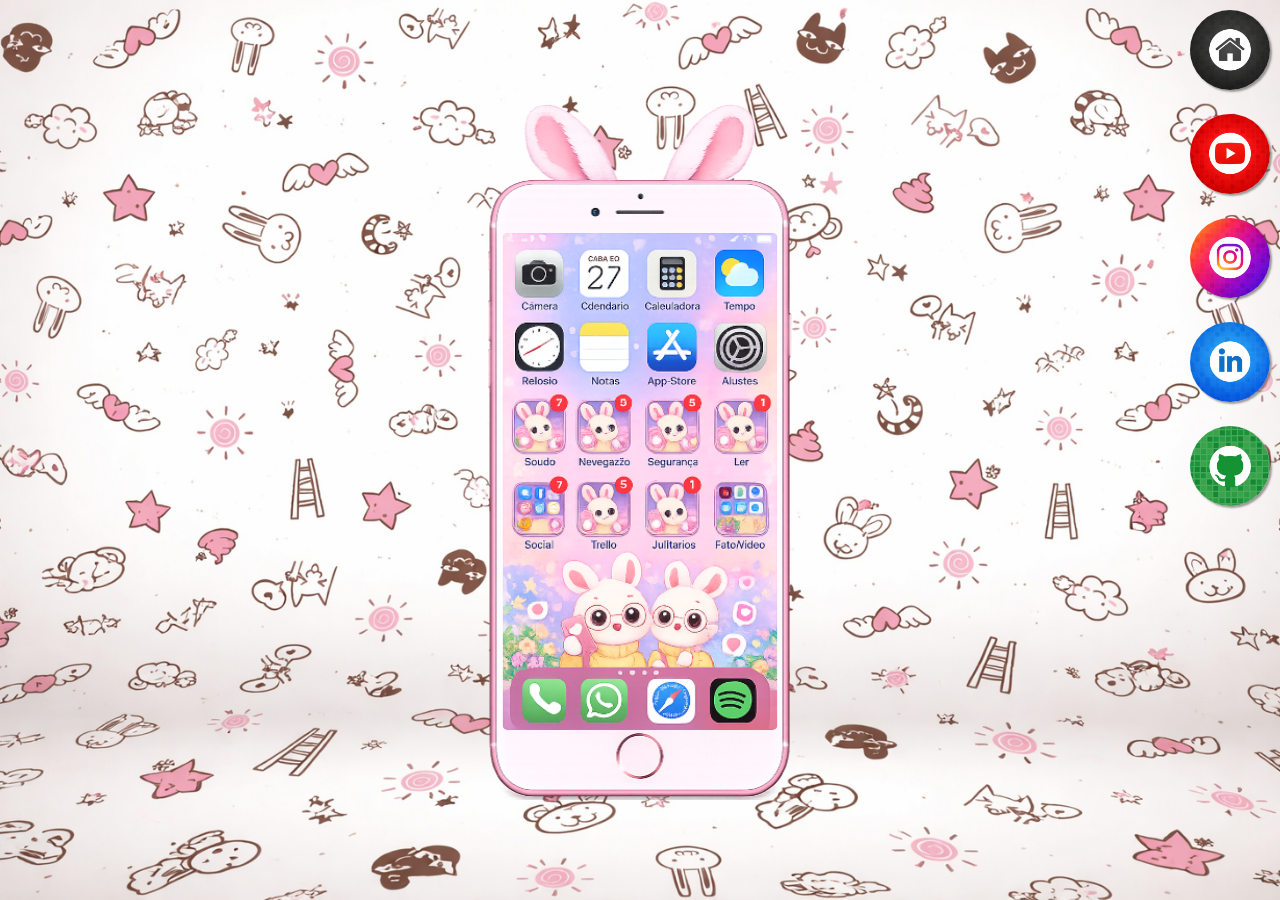
<file: index.html>
<!doctype html>
<html lang="pt-br">
  <head>
    <meta charset="UTF-8" />
    <meta name="viewport" content="width=device-width, initial-scale=1.0" />
    <link rel="shortcut icon" href="favicon.ico" type="image/x-icon" />
    <link rel="stylesheet" href="estilos/style.css" />
    <title>Projeto Coelho Social</title>
  </head>

  <body>
    <main>
      <section id="telefone">
        <iframe src="home.html" name="tela" id="tela" frameborder="0"></iframe>
      </section>

      <section id="redes-sociais">
        <a href="home.html" target="tela">
          <img src="imagens/logo-home.jpg" alt="Logo Home" />
        </a>
        <br />
        <a href="youtube.html" target="tela">
          <img src="imagens/logo-youtube.jpg" alt="Logo YouTube" />
        </a>
        <br />
        <a href="instagram.html" target="tela">
          <img src="imagens/logo-instagram.jpg" alt="Logo Instagram" />
        </a>
        <br />
        <a href="linkedin.html" target="tela">
          <img src="imagens/logo-linkedin.jpg" alt="Logo LinkedIn" />
        </a>
        <br />
        <a href="github.html" target="tela">
          <img src="imagens/logo-github.jpg" alt="Logo GitHub" />
        </a>
        <br />
      </section>
    </main>
  </body>
</html>
</file>
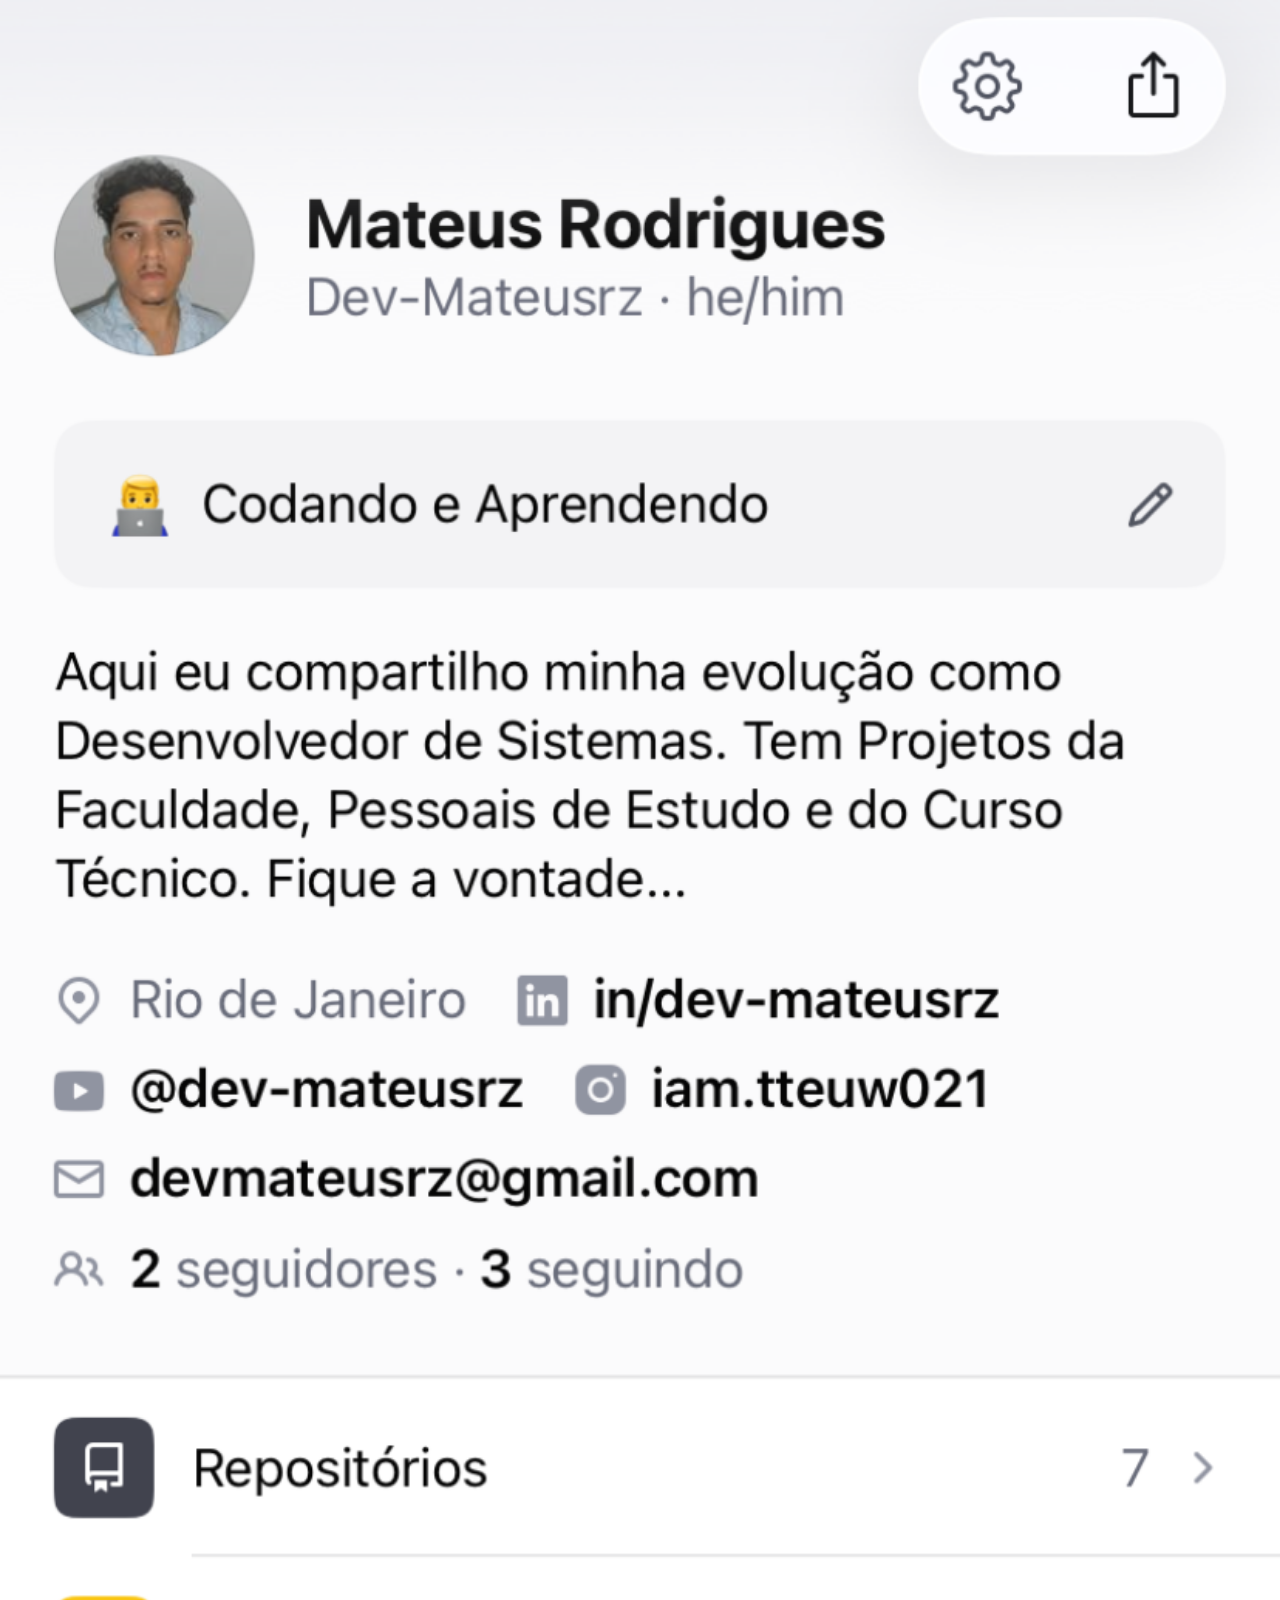
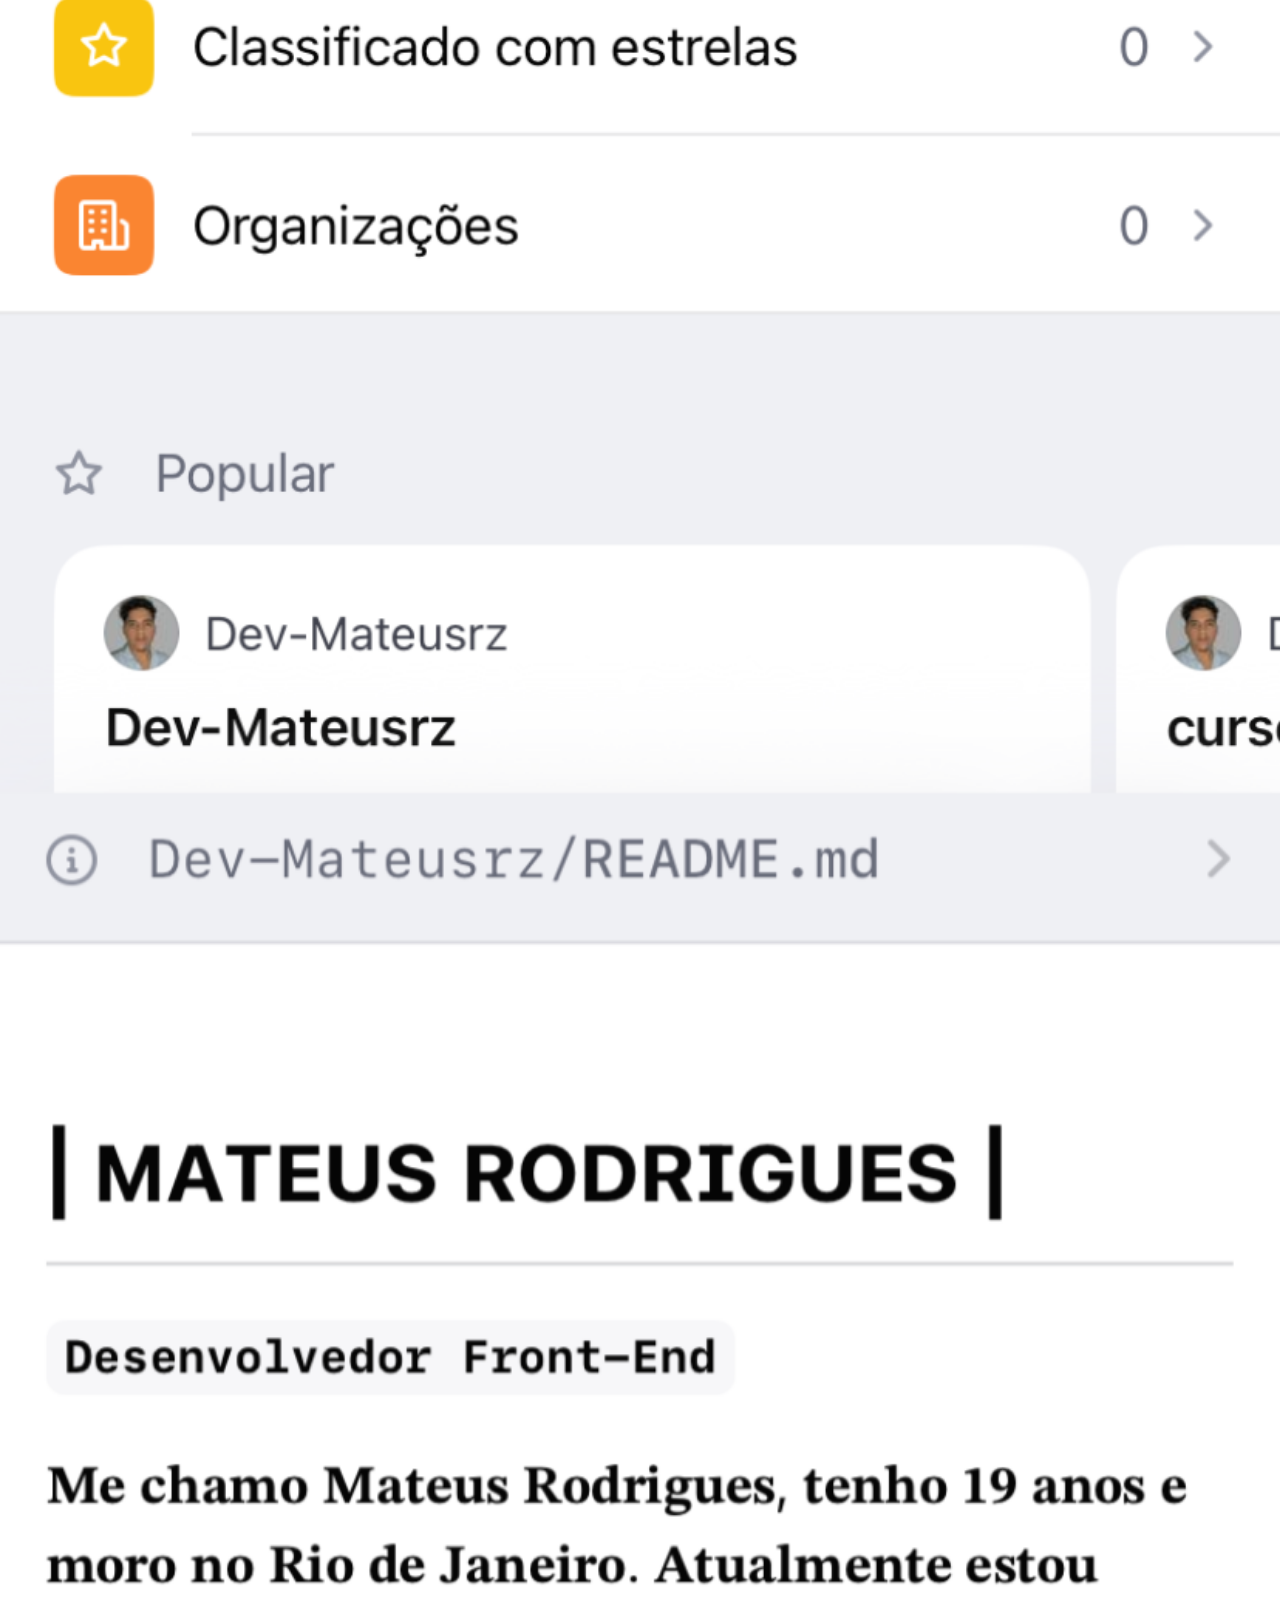
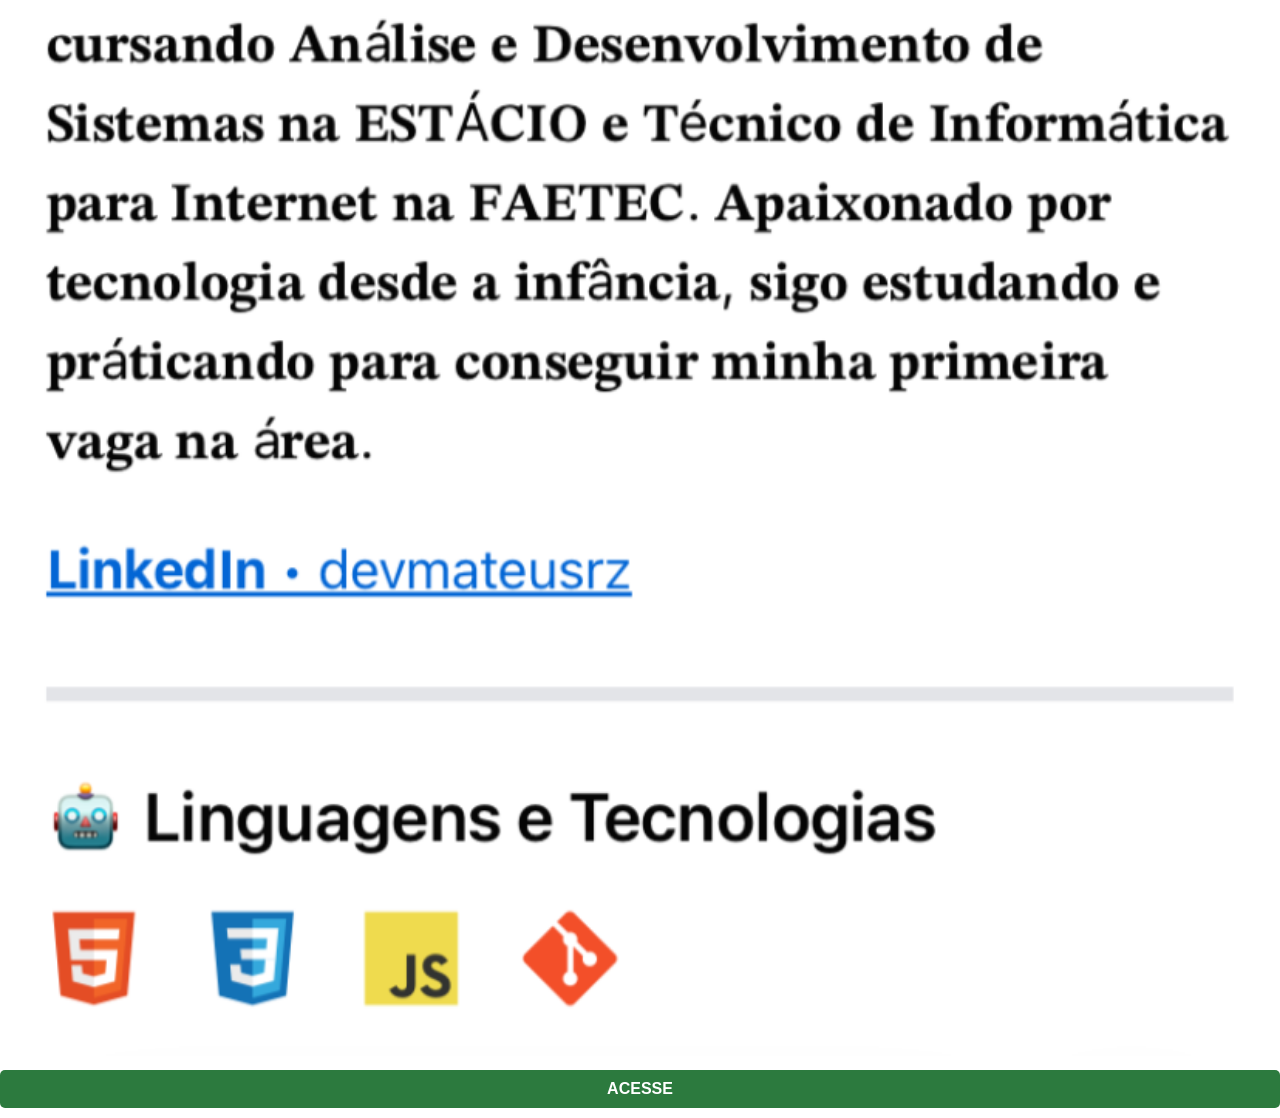
<file: github.html>
<!doctype html>
<html lang="pt-br">
  <head>
    <meta charset="UTF-8" />
    <meta name="viewport" content="width=device-width, initial-scale=1.0" />
    <link rel="stylesheet" href="estilos/social.css" />
    <title>GitHub</title>
    <style>
      a {
        background-color: #2c7a3e;
      }

      a:hover {
        background-color: #369e50;
      }
    </style>
  </head>
  <body>
    <img src="imagens/tela-github.png" alt="Perfil GitHub" />
    <a href="https://github.com/Dev-Mateusrz" target="_blank">ACESSE</a>
  </body>
</html>
</file>
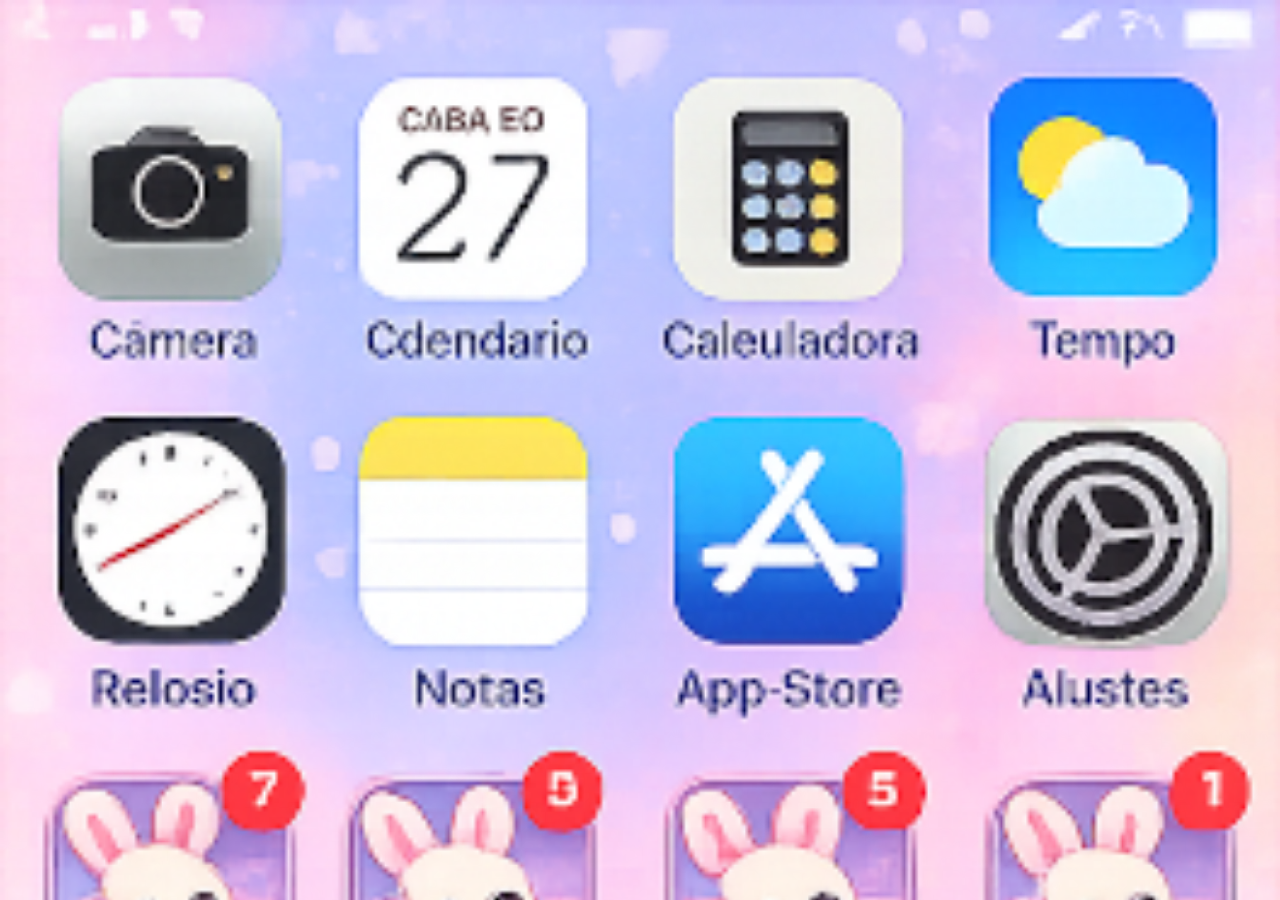
<file: home.html>
<!doctype html>
<html lang="pt-br">
  <head>
    <meta charset="UTF-8" />
    <meta name="viewport" content="width=device-width, initial-scale=1.0" />
    <title>Home</title>
    <style>
      * {
        margin: 0px;
        padding: 0px;
      }

      body {
        height: 100vh;
        width: 100vw;
        background: #fff3fb url('imagens/fundo-preto-celular.png') no-repeat top center;
        background-size: cover;
      }
    </style>
  </head>
  <body></body>
</html>
</file>
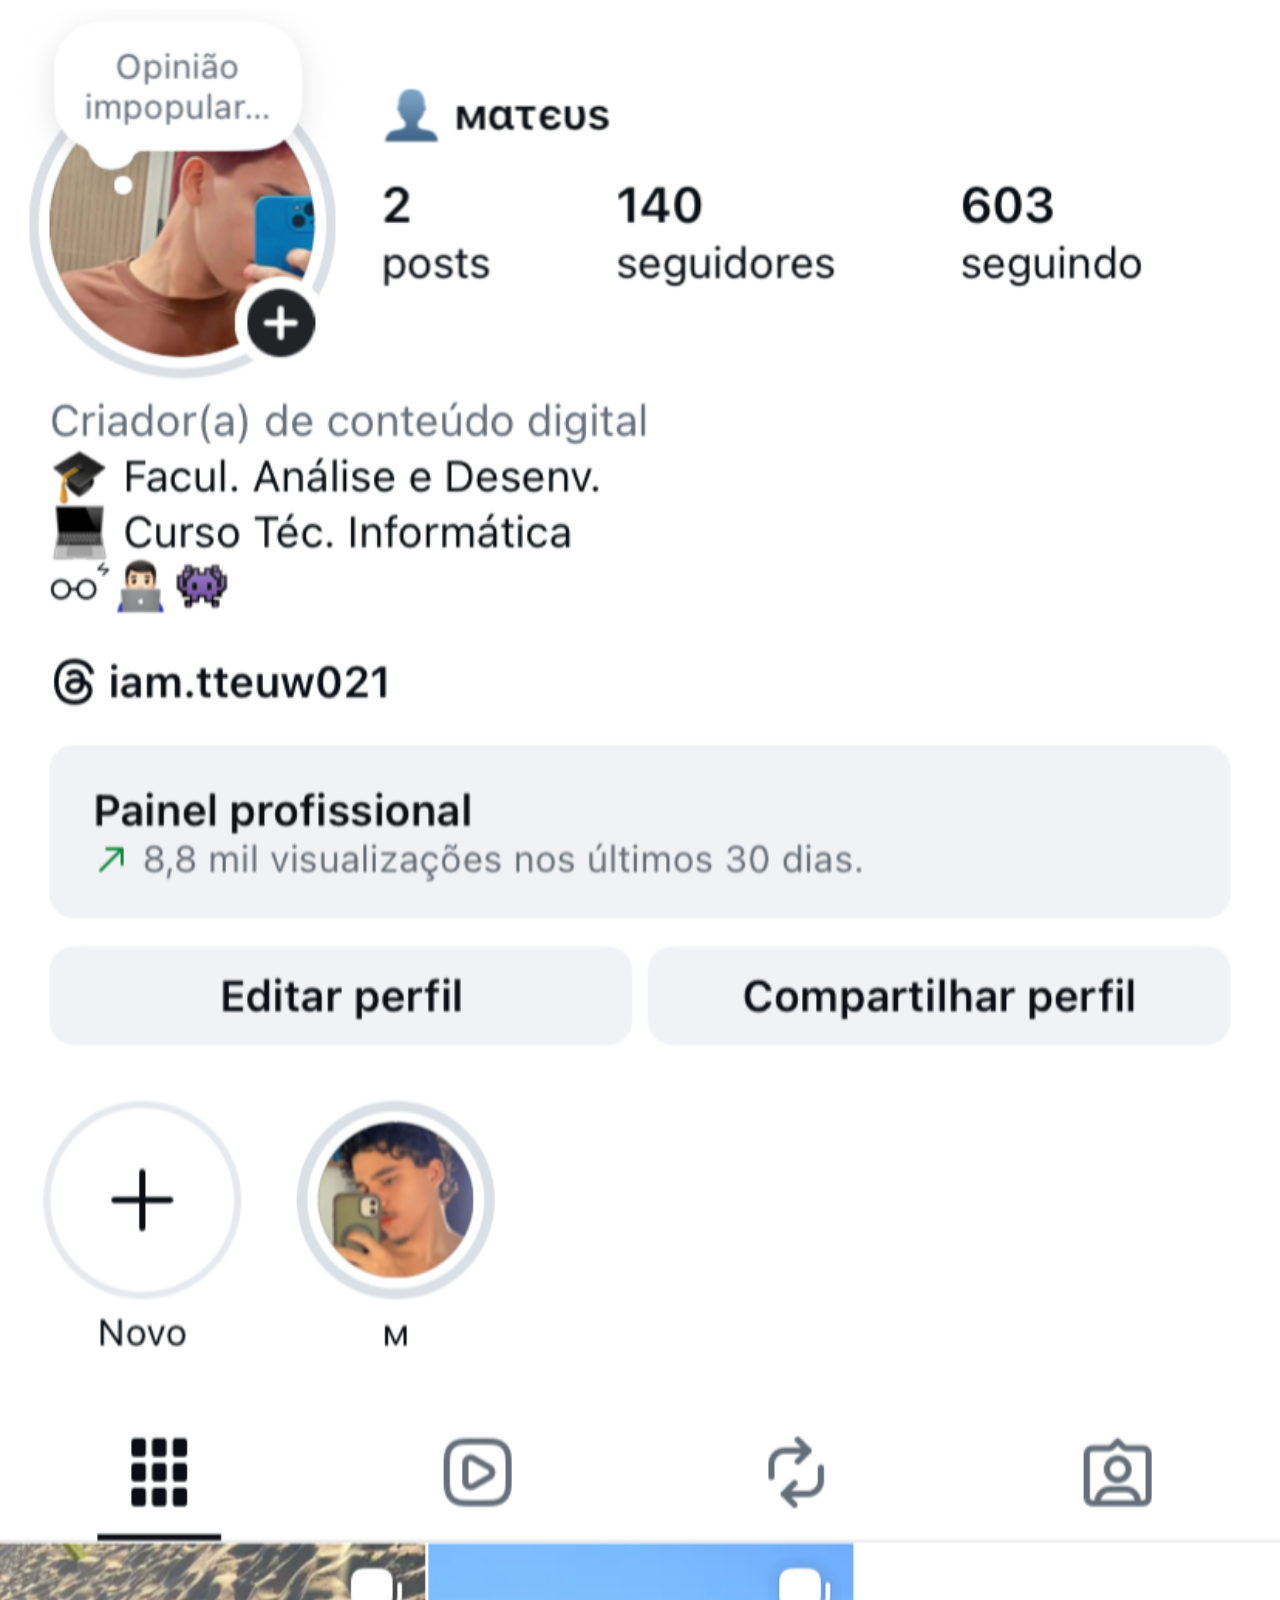
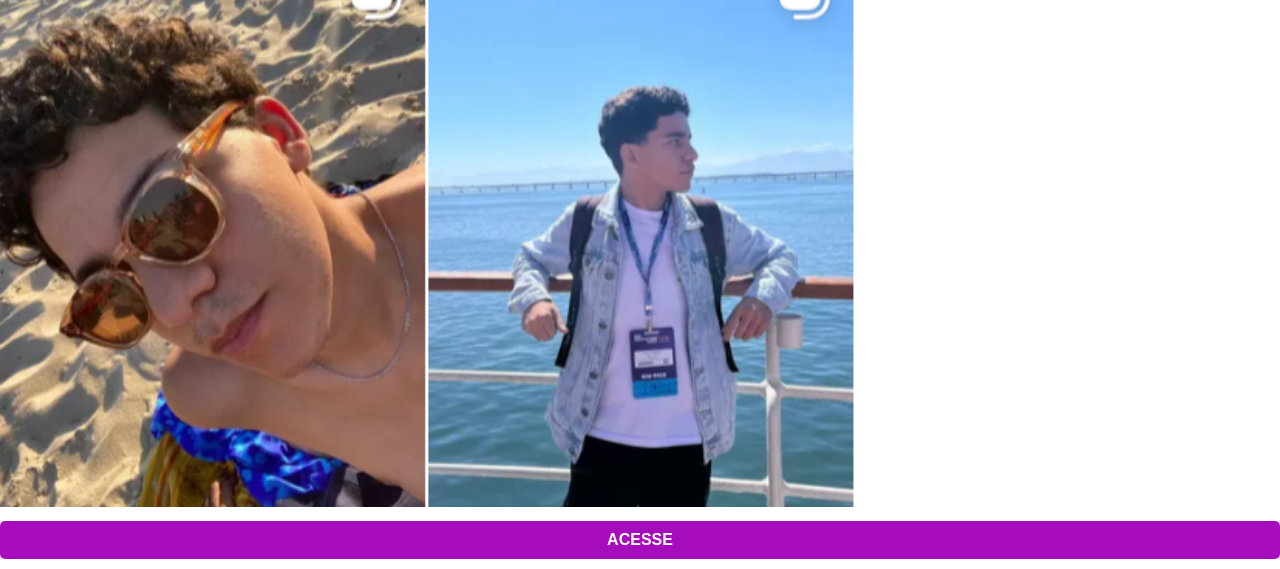
<file: instagram.html>
<!doctype html>
<html lang="pt-br">
  <head>
    <meta charset="UTF-8" />
    <meta name="viewport" content="width=device-width, initial-scale=1.0" />
    <link rel="stylesheet" href="estilos/social.css" />
    <title>Instagram</title>
    <style>
      a {
        background-color: #a60cbc;
      }

      a:hover {
        background-color: #d14ee5;
      }
    </style>
  </head>
  <body>
    <img src="imagens/tela-instagram.png" alt="Perfil Instagram" />
    <a href="https://www.instagram.com/iam.tteuw021/" target="_blank">ACESSE</a>
  </body>
</html>
</file>
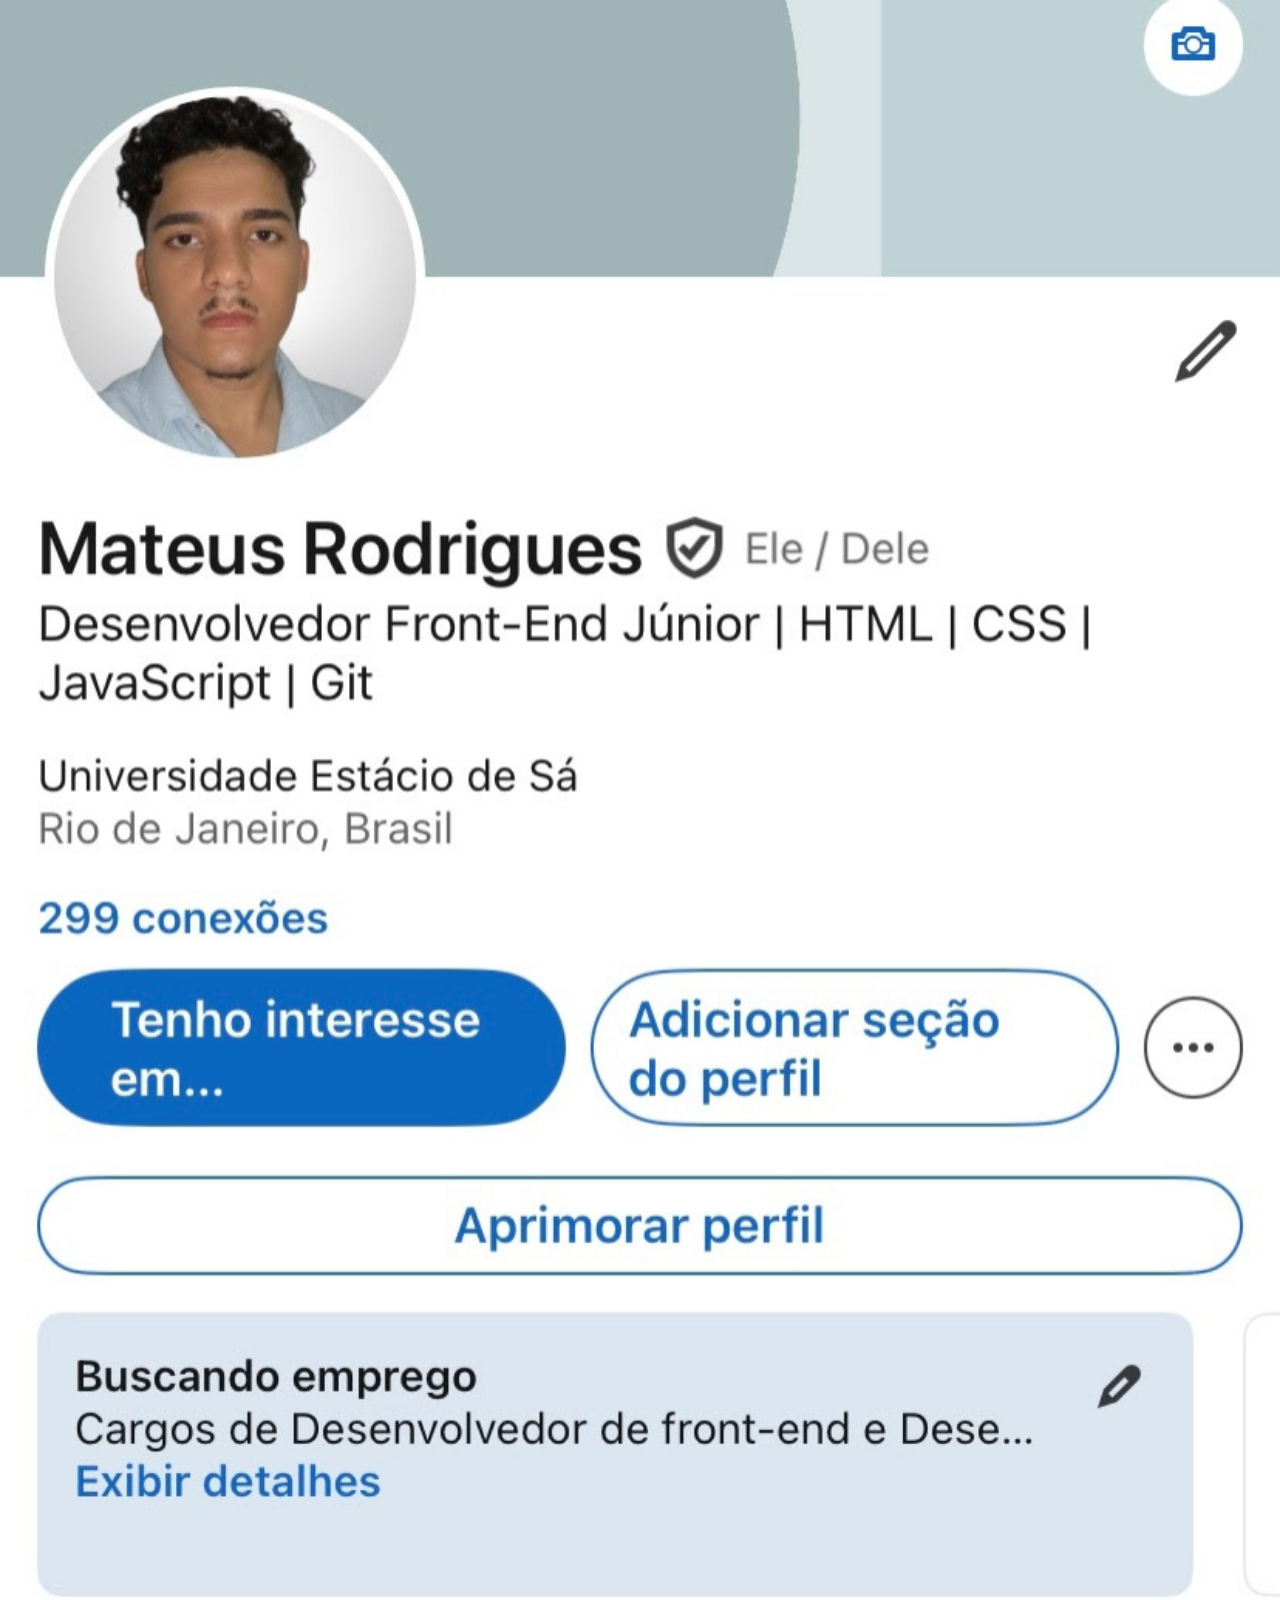
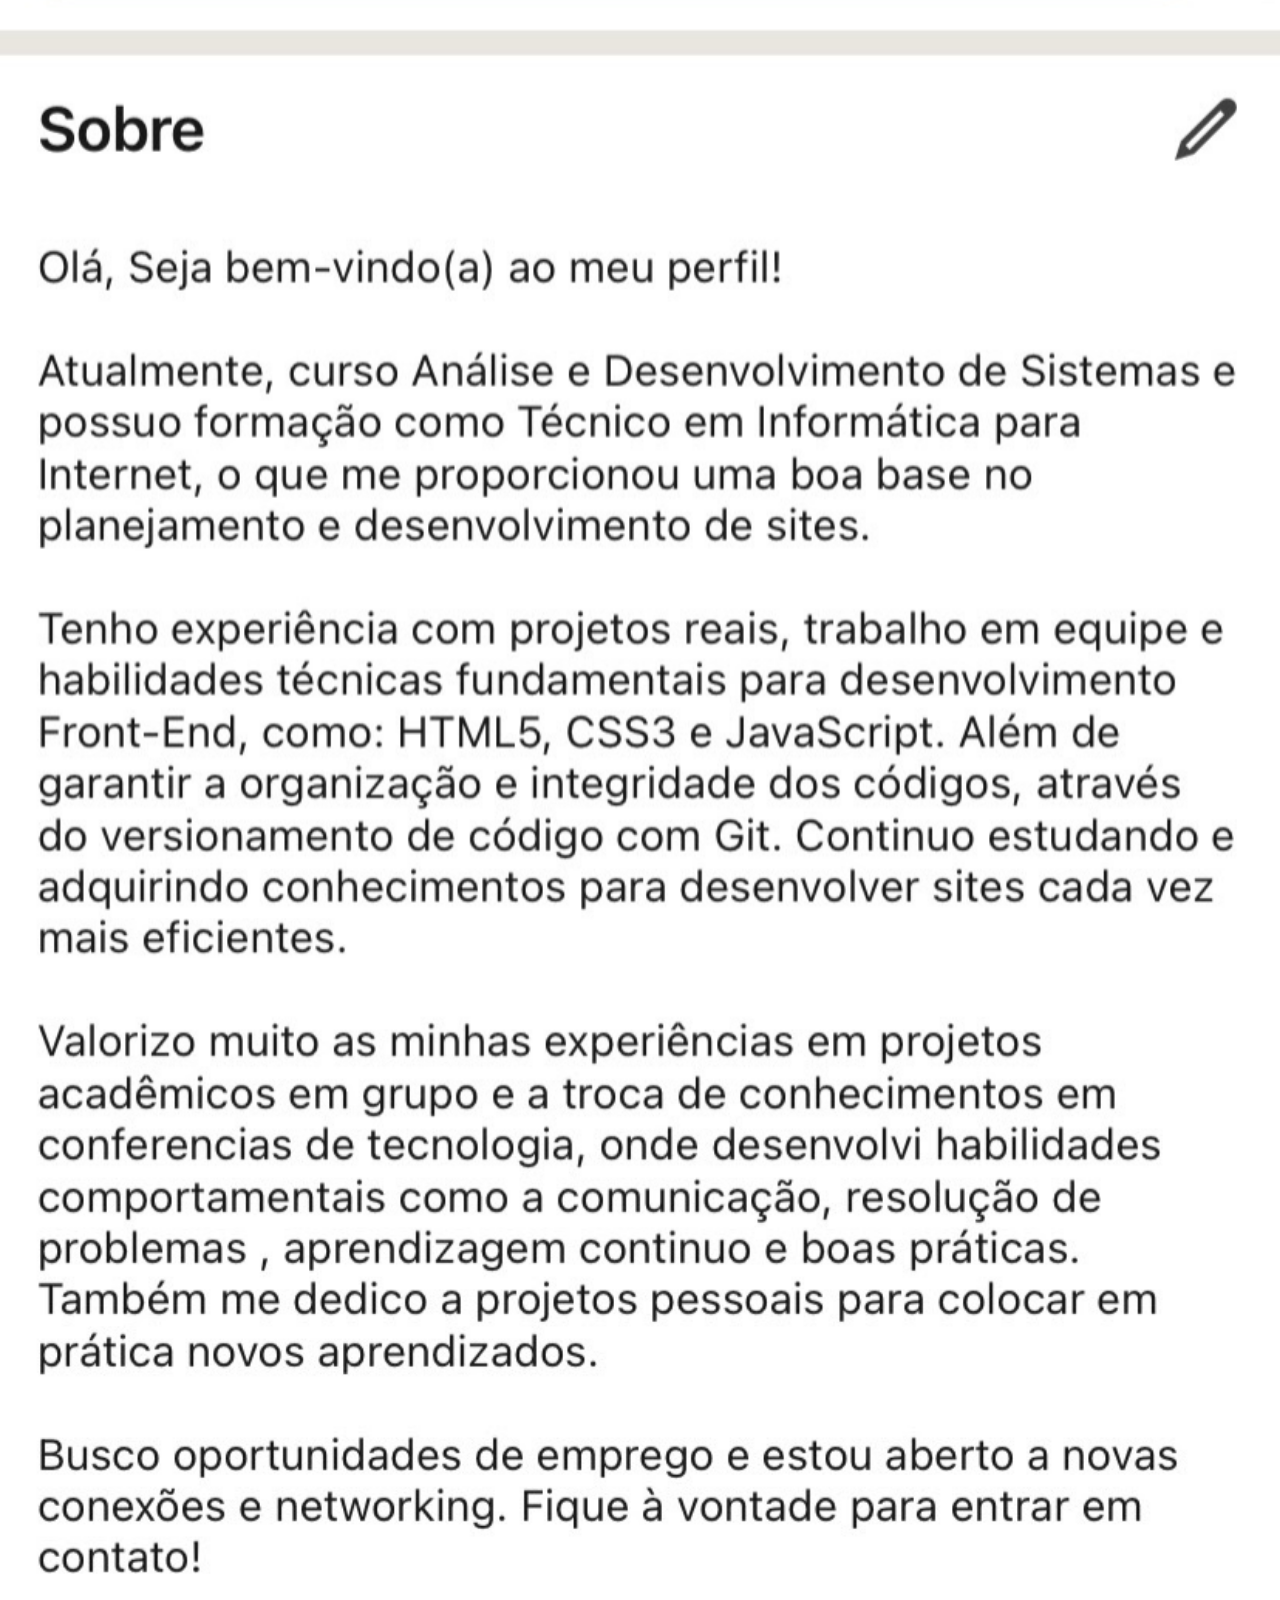
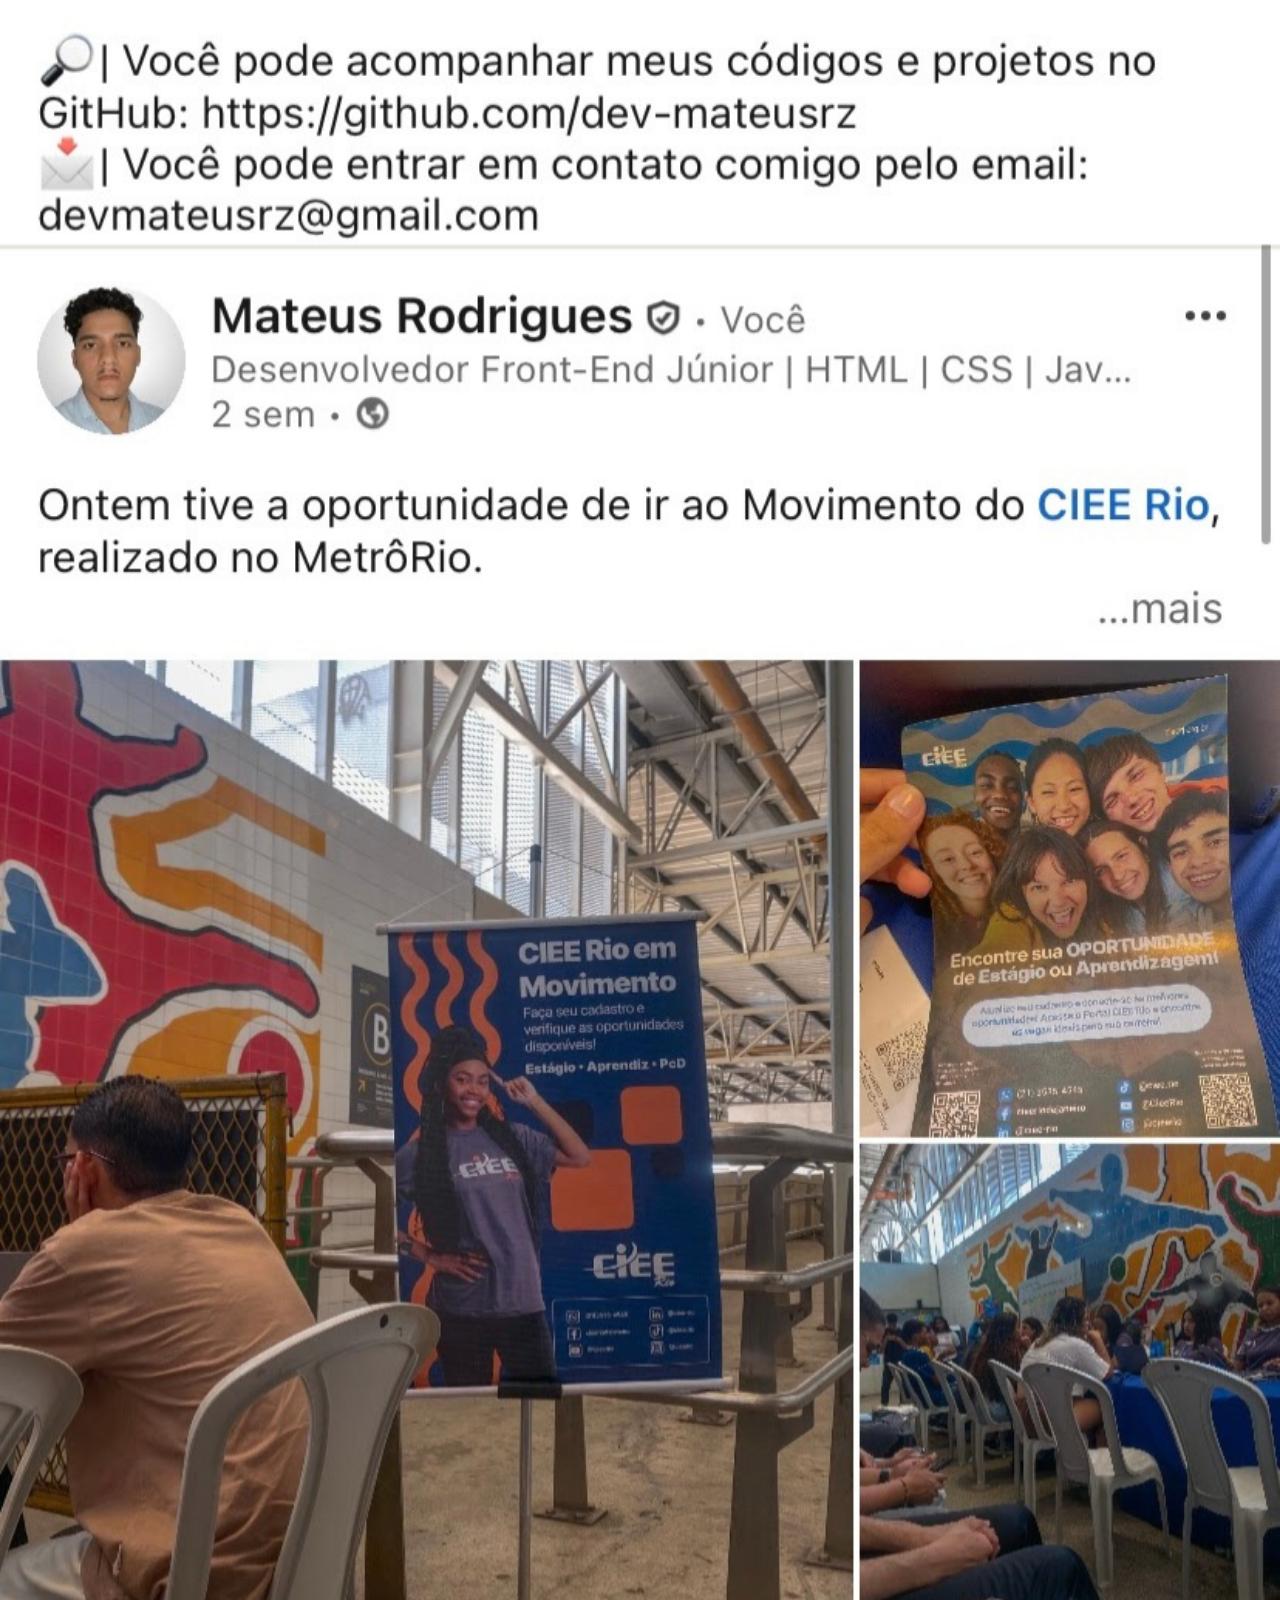
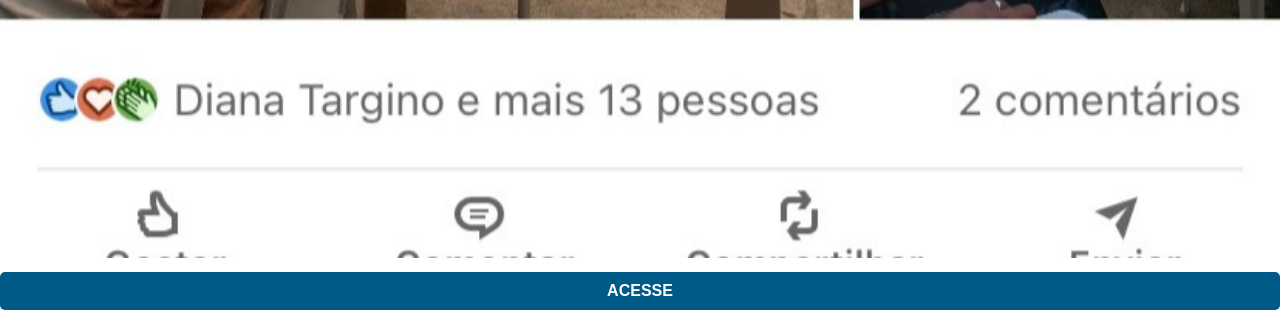
<file: linkedin.html>
<!doctype html>
<html lang="pt-br">
  <head>
    <meta charset="UTF-8" />
    <meta name="viewport" content="width=device-width, initial-scale=1.0" />
    <link rel="stylesheet" href="estilos/social.css" />
    <title>LinkedIn</title>
    <style>
      a {
        background-color: #005a87;
      }

      a:hover {
        background-color: #0077b5;
      }
    </style>
  </head>
  <body>
    <img src="imagens/tela-linkedin.png" alt="Perfil LinkedIn" />
    <a href="https://www.linkedin.com/in/dev-mateusrz" target="_blank">ACESSE</a>
  </body>
</html>
</file>
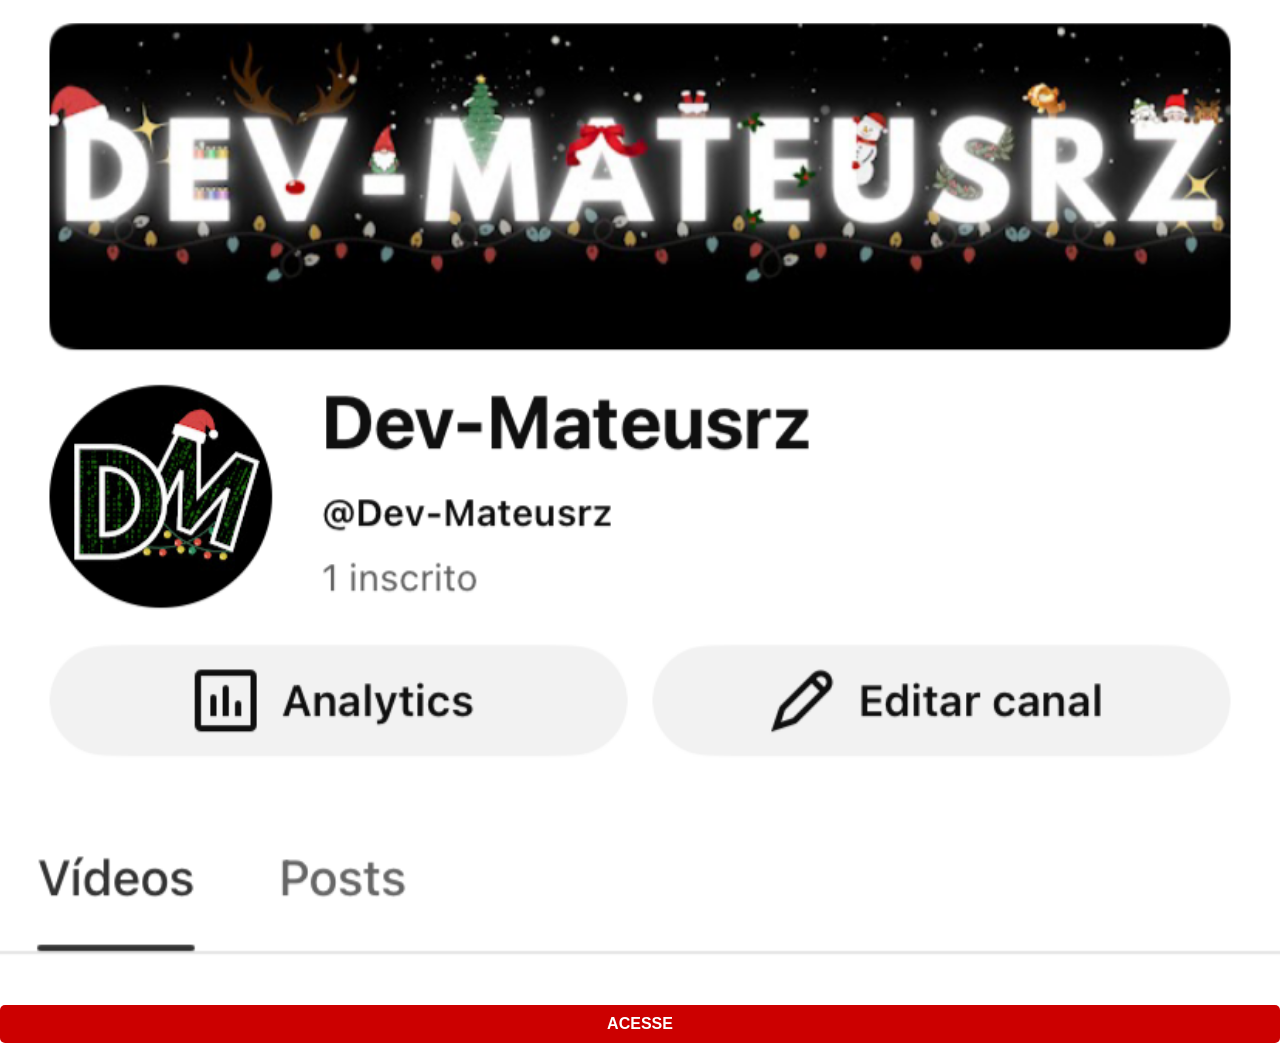
<file: youtube.html>
<!doctype html>
<html lang="pt-br">
  <head>
    <meta charset="UTF-8" />
    <meta name="viewport" content="width=device-width, initial-scale=1.0" />
    <link rel="stylesheet" href="estilos/social.css" />
    <title>Youtube</title>
  </head>
  <body>
    <img src="imagens/tela-youtube.png" alt="Canal Youtube" />
    <a href="https://www.youtube.com/@dev-mateusrz" target="_blank">ACESSE</a>
  </body>
</html>
</file>
<file: estilos/style.css>
@charset "UTF-8";

* {
  margin: 0px;
  padding: 0px;
  font-family: Arial, Helvetica, sans-serif;
}

html,
body {
  width: 100vw;
  height: 100vh;
  background-color: black;
}

body {
  background: url('../imagens/fundo-coelho.jpg') no-repeat top center;
  background-size: cover;
  background-attachment: fixed;
}

main {
  position: relative;
  height: 100vh;
}

section#telefone {
  position: absolute;
  top: 50%;
  left: 50%;
  transform: translate(-50%, -50%);
  width: 65vw;
  min-width: 180px;
  max-width: 305px;

  aspect-ratio: 305 / 700;
  background: url('../imagens/fundo-celular.png') no-repeat center center;
  background-size: 100% 100%;
}

iframe#tela {
  position: absolute;

  width: 90%;
  height: 71%;

  top: 19%;
  left: 5%;
  border-radius: 5px;
}

section#redes-sociais {
  text-align: right;
  margin-left: 20px;
}

section#redes-sociais img {
  width: 10vw;
  min-width: 50px;
  max-width: 80px;

  margin: 10px;
  border-radius: 50%;
  box-shadow: 2px 2px 2px rgba(0, 0, 0, 0.377);
}

section#redes-sociais img:hover {
  transform: scale(1.2);
  transition: all 0.3s ease;
}
</file>
<file: estilos/social.css>
@charset "UTF-8";

* {
  margin: 0px;
  padding: 0px;
  font-family: Arial, Helvetica, sans-serif;
}

body {
  background-color: white;
}

::-webkit-scrollbar {
  width: 0px;
  height: 0px;
}

img {
  width: 100vw;
}
a {
  display: block;

  margin: 10px auto;
  padding-top: 10px;
  padding-bottom: 10px;
  background-color: #cc0000;
  color: white;
  font-weight: bold;
  text-align: center;
  text-decoration: none;
  border-radius: 5px;
}

a:hover {
  background-color: #ff0000;
  box-shadow: 2px 2px 5px rgba(0, 0, 0, 0.3);
}
</file>
